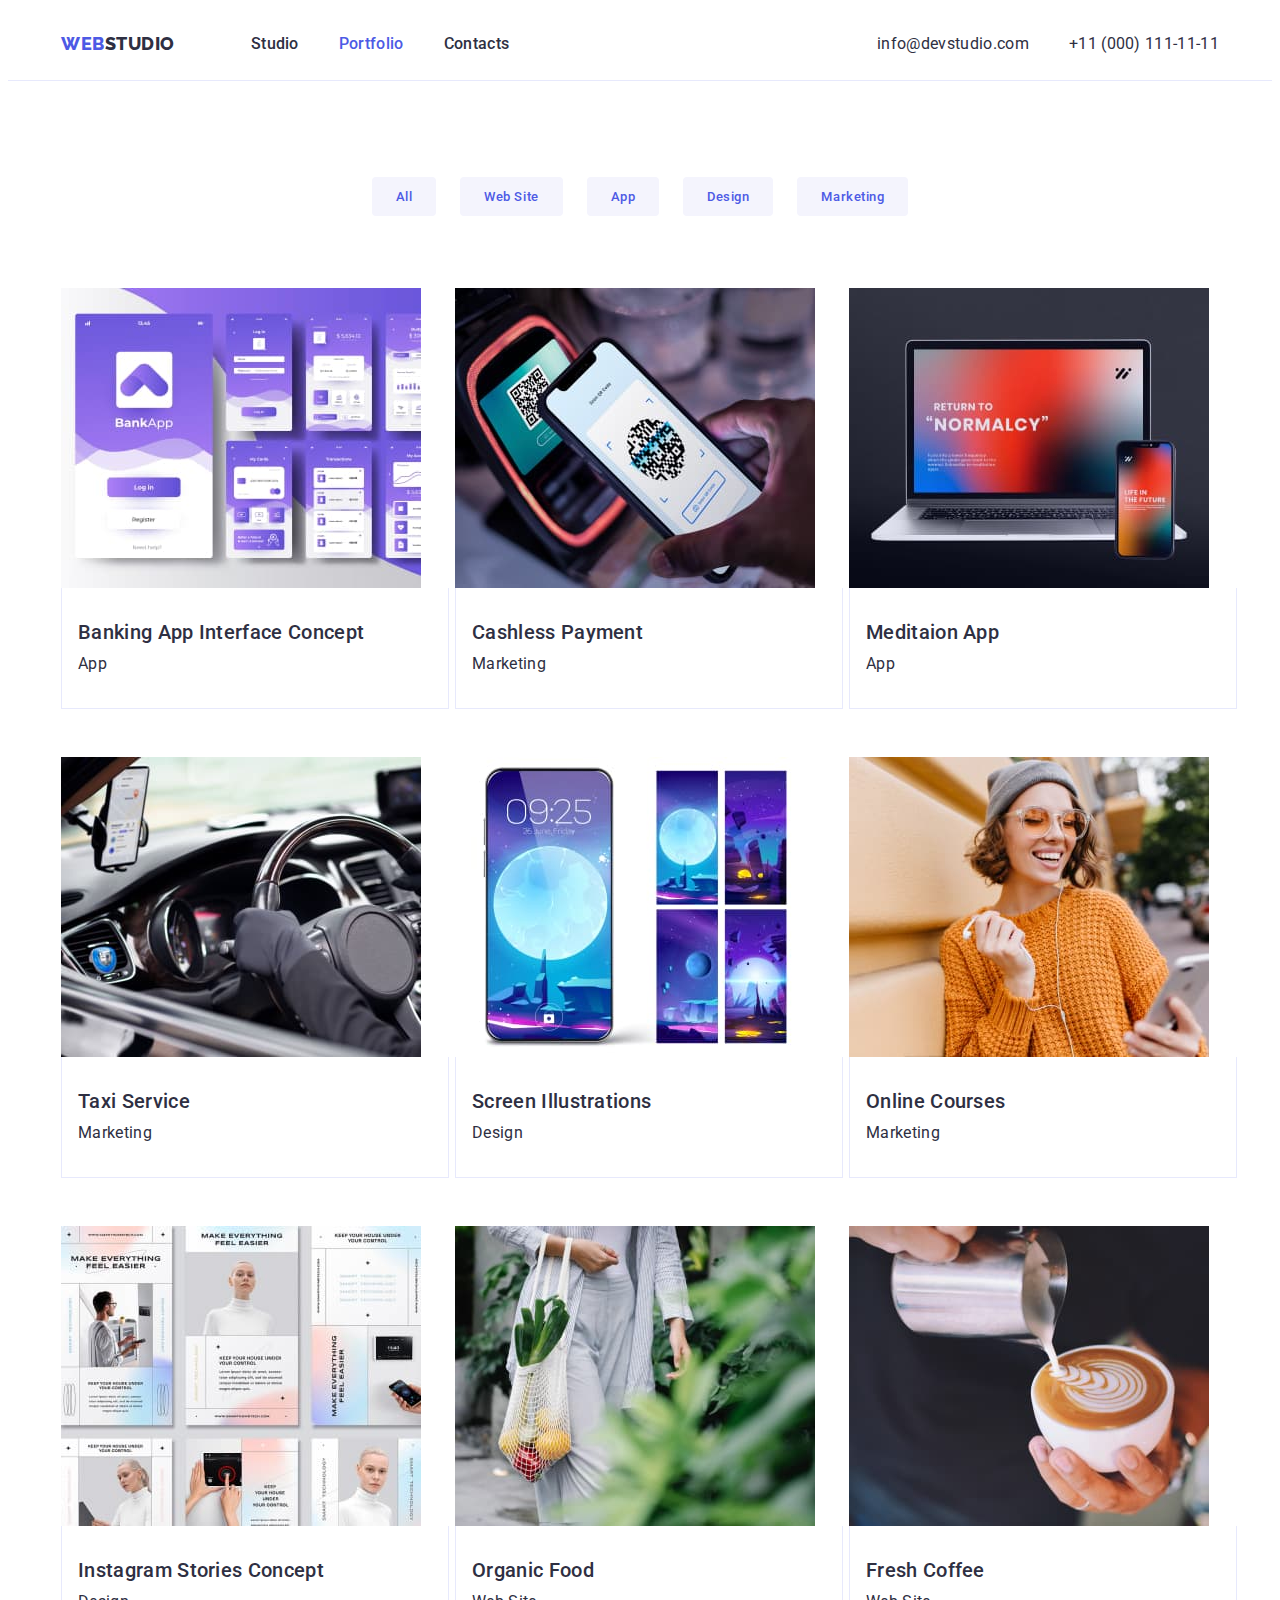
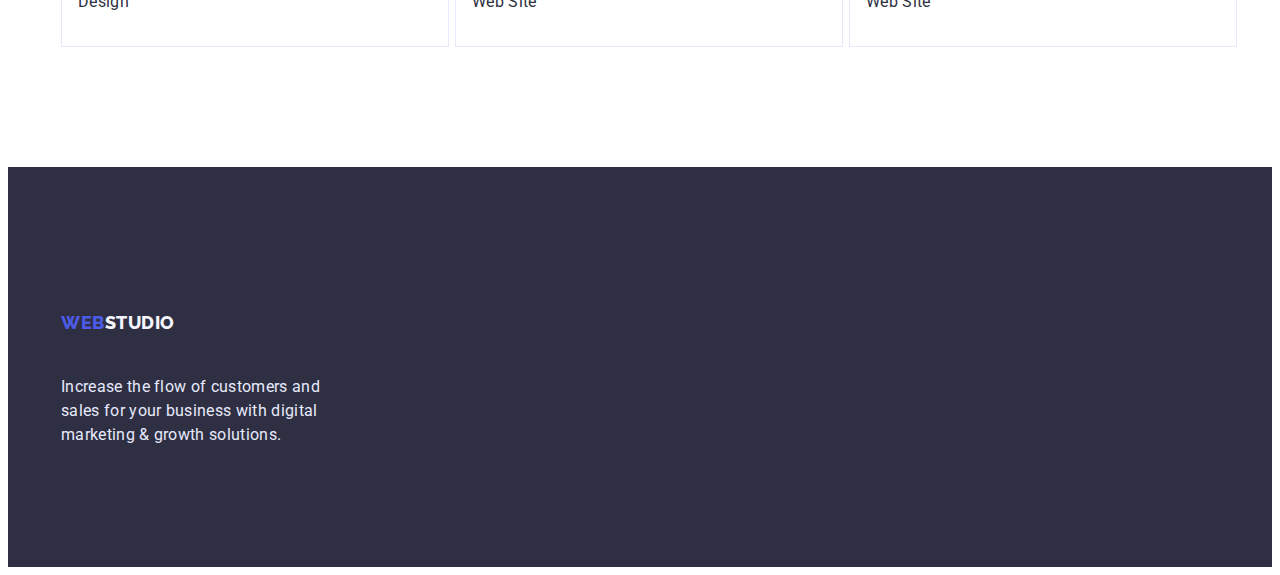
<file: portfolio.html>
<!DOCTYPE html>
<html lang="en">
  <head>
    <meta charset="UTF-8" />
    <meta http-equiv="X-UA-Compatible" content="IE=edge" />
    <meta name="viewport" content="width=device-width, initial-scale=1.0" />
    <title>Document</title>
    <link rel="preconnect" href="https://fonts.googleapis.com" />
    <link rel="preconnect" href="https://fonts.gstatic.com" crossorigin />
    <link rel="preconnect" href="https://fonts.googleapis.com" />
    <link rel="preconnect" href="https://fonts.gstatic.com" crossorigin />
    <link
      href="https://fonts.googleapis.com/css2?family=Raleway:wght@800&family=Roboto:wght@400;500;700;900&display=swap"
      rel="stylesheet"
    />
    <link
      rel="stylesheet"
      href="https://cdnjs.cloudflare.com/ajax/libs/modern-normalize/1.1.0/modern-normalize.min.css"
      integrity="sha512-wpPYUAdjBVSE4KJnH1VR1HeZfpl1ub8YT/NKx4PuQ5NmX2tKuGu6U/JRp5y+Y8XG2tV+wKQpNHVUX03MfMFn9Q=="
      crossorigin="anonymous"
      referrerpolicy="no-referrer"
    />

    <link rel="stylesheet" href="./css/styles.css" />
  </head>
  <body>
    <header class="header section">
      <div class="container nav-main">
        <!--navigation in header-->
        <nav class="header-navigation nav">
          <a href="./index.html" class="logo"
            ><span class="logo-first-part">Web</span
            ><span class="logo-second-part-header">Studio</span></a
          >
          <ul class="header-site-navigation-list list">
            <li class="header-site-navigation-item">
              <a href="./index.html" class="header-site-navigation-link link"
                >Studio</a
              >
            </li>
            <li class="header-site-navigation-item">
              <a
                href="./portfolio.html"
                class="header-site-navigation-link current link"
                >Portfolio</a
              >
            </li>
            <li class="header-site-navigation-item">
              <a href="" class="header-site-navigation-link link">Contacts</a>
            </li>
          </ul>
        </nav>

        <address class="address-item">
          <ul class="header-address-navigation-list list">
            <li class="header-address-navigation-item">
              <a
                href="mailto:info@devstudio.com"
                class="header-address-navigation-link link"
                >info@devstudio.com</a
              >
            </li>
            <li class="header-address-navigation-item">
              <a
                href="tel:+110001111111"
                class="header-address-navigation-link link"
                >+11 (000) 111-11-11</a
              >
            </li>
          </ul>
        </address>
      </div>
    </header>

    <!--Main part-->
    <main>
      <section class="portfolio section">
        <div class="container">
          <!--Временный заголовок-->
          <h1 class="hidden">Portfolio navigation</h1>

          <ul class="portfolio-navigation-list list">
            <li class="portfolio-navigation-item">
              <button type="button" class="portfolio-button">All</button>
            </li>
            <li class="portfolio-navigation-item">
              <button type="button" class="portfolio-button">Web Site</button>
            </li>
            <li class="portfolio-navigation-item">
              <button type="button" class="portfolio-button">App</button>
            </li>
            <li class="portfolio-navigation-item">
              <button type="button" class="portfolio-button">Design</button>
            </li>
            <li class="portfolio-navigation-item">
              <button type="button" class="portfolio-button">Marketing</button>
            </li>
          </ul>

          <ul class="portfolio-list list">
            <li class="portfolio-item">
              <a href="" class="portfolio-item-link link">
                <img
                  src="./images/imgcard1.jpg"
                  alt="Banking App Interface Concept"
                  width="360"
                  height="300"
                  class="portfolio-item-photo"
                />
                <div class="portfolio-item-text">
                  <h2 class="portfolio-item-title caption">
                    Banking App Interface Concept
                  </h2>
                  <p class="portfolio-item-area">App</p>
                </div>
              </a>
            </li>
            <li class="portfolio-item">
              <a href="" class="portfolio-item-link link">
                <img
                  src="./images/imgcard2.jpg"
                  alt="Cashless Payment"
                  width="360"
                  height="300"
                  class="portfolio-item-photo"
                />
                <div class="portfolio-item-text">
                  <h2 class="portfolio-item-title caption">Cashless Payment</h2>
                  <p class="portfolio-item-area">Marketing</p>
                </div>
              </a>
            </li>
            <li class="portfolio-item">
              <a href="" class="portfolio-item-link link">
                <img
                  src="./images/imgcard3.jpg"
                  alt="Meditaion App"
                  width="360"
                  height="300"
                  class="portfolio-item-photo"
                />
                <div class="portfolio-item-text">
                  <h2 class="portfolio-item-title caption">Meditaion App</h2>
                  <p class="portfolio-item-area">App</p>
                </div>
              </a>
            </li>
            <li class="portfolio-item">
              <a href="" class="portfolio-item-link link">
                <img
                  src="./images/imgcard4.jpg"
                  alt="Taxi Service"
                  width="360"
                  height="300"
                  class="portfolio-item-photo"
                />
                <div class="portfolio-item-text">
                  <h2 class="portfolio-item-title caption">Taxi Service</h2>
                  <p class="portfolio-item-area">Marketing</p>
                </div>
              </a>
            </li>
            <li class="portfolio-item">
              <a href="" class="portfolio-item-link link">
                <img
                  src="./images/imgcard5.jpg"
                  alt="Screen Illustrations"
                  width="360"
                  height="300"
                  class="portfolio-item-photo"
                />
                <div class="portfolio-item-text">
                  <h2 class="portfolio-item-title caption">
                    Screen Illustrations
                  </h2>
                  <p class="portfolio-item-area">Design</p>
                </div>
              </a>
            </li>
            <li class="portfolio-item">
              <a href="" class="portfolio-item-link link">
                <img
                  src="./images/imgcard6.jpg"
                  alt="Online Courses"
                  width="360"
                  height="300"
                  class="portfolio-item-photo"
                />
                <div class="portfolio-item-text">
                  <h2 class="portfolio-item-title caption">Online Courses</h2>
                  <p class="portfolio-item-area">Marketing</p>
                </div>
              </a>
            </li>
            <li class="portfolio-item">
              <a href="" class="portfolio-item-link link">
                <img
                  src="./images/imgcard7.jpg"
                  alt="Instagram Stories Concept"
                  width="360"
                  height="300"
                  class="portfolio-item-photo"
                />
                <div class="portfolio-item-text">
                  <h2 class="portfolio-item-title caption">
                    Instagram Stories Concept
                  </h2>
                  <p class="portfolio-item-area">Design</p>
                </div>
              </a>
            </li>
            <li class="portfolio-item">
              <a href="" class="portfolio-item-link link">
                <img
                  src="./images/imgcard8.jpg"
                  alt="Organic Food"
                  width="360"
                  height="300"
                  class="portfolio-item-photo"
                />
                <div class="portfolio-item-text">
                  <h2 class="portfolio-item-title caption">Organic Food</h2>
                  <p class="portfolio-item-area">Web Site</p>
                </div>
              </a>
            </li>
            <li class="portfolio-item">
              <a href="" class="portfolio-item-link link">
                <img
                  src="./images/imgcard9.jpg"
                  alt="Fresh Coffee"
                  width="360"
                  height="300"
                  class="portfolio-item-photo"
                />
                <div class="portfolio-item-text">
                  <h2 class="portfolio-item-title caption">Fresh Coffee</h2>
                  <p class="portfolio-item-area">Web Site</p>
                </div>
              </a>
            </li>
          </ul>
        </div>
      </section>
    </main>

    <footer class="footer section">
      <div class="container">
        <div class="footer-container">
          <a href="./index.html" class="logo"
            ><span class="logo-first-part">Web</span
            ><span class="logo-second-part-footer">Studio</span></a
          >
          <p class="footer-text">
            Increase the flow of customers and sales for your business with
            digital marketing & growth solutions.
          </p>
        </div>
      </div>
    </footer>
  </body>
</html>
</file>
<file: css/styles.css>
/*html{
    box-sizing: border-box;
}
*,
*::before,
*::after{
    box-sizing:inherit;
}*/


:root {
  --primary-text-color:#434455;
  --title-text-color: #2E2F42;
  --accent-color: #4D5AE5;
  --portfolio-button-bg-color:#F4F4FD;
  --portfolio-button-bg-accent-color:#404BBF;
  --main-bg-color:#ffffff;
  --footer-text-portfolio-button-border: #E7E9FC;

}

body{
  background-color:var(--main-bg-color);
  color: var(--primary-text-color);
  font-family: 'Roboto', sans-serif;
  font-weight: 400;
  font-size: 16px;
  line-height: 1.5;
  letter-spacing: 0.02em;
}

p,
h1,
h2,
h3,
h4,
h5,
h6 {
  margin: 0;
}

ul{
  margin: 0;
  padding: 0;
}
img{
  display: block;
  margin: 0;
  padding: 0;
  max-width: 100%;
  height: auto;
}

.container{
  width: 1158px;
  /*1128+15*2*/
  padding-left: 15px;
  padding-right: 15px;
  margin: 0 auto;

  /*outline: 1px solid tomato;*/
}
.section{
  padding-top: 120px;
  padding-bottom: 120px;
}
.list{
  list-style: none;
  padding: 0;
}

.logo {
  display: block;
  padding: 24px 0;
  margin-right: 76px;
  font-family: 'Raleway', sans-serif;
  font-weight: 800;
  font-size: 18px;
  line-height: 1.33;
  text-transform: uppercase;
  letter-spacing: 0.03em;
}
.logo-first-part{
  color: var(--accent-color);  
}
.logo-second-part-header{
  color: var(--title-text-color);
}
.logo-second-part-footer{
  color: var(--portfolio-button-bg-color);
}

.caption,
.link{
  color:var(--title-text-color)
}

.header-site-navigation-link:hover,
.header-address-navigation-link:hover,
.logo:hover,
.header-site-navigation-link:focus,
.header-address-navigation-link:focus,
.logo:focus
{
  color: var(--accent-color);
}


      /*настройки кнопок*/
.button{
  min-width: 169px;
  height: 56px;
  display: inline-block;
  border-radius: 4px;
  border: 1px solid var(--accent-color);
  /*padding: 16px 32px;*/

  background-color: var(--accent-color);
  color: var(--main-bg-color);
  font-family: inherit;
  font-weight: 500;
  align-items: center;
  letter-spacing: 0.04em;
  cursor: pointer;
}
.portfolio-button {
  display: inline-block;
  border-radius: 4px;
  padding: 12px 24px;
  border: 1px solid var(--footer-text);
  background-color: var(--portfolio-button-bg-color);
  color: var(--accent-color);
  font-family: inherit;
  font-weight: 500;
  display: flex;
  align-items: center;
  text-align: center;
  letter-spacing: 0.04em;
  cursor: pointer;
}

.portfolio-button:hover,
.portfolio-button:focus,
.button:hover,
.button:focus {
  background-color: var(--portfolio-button-bg-accent-color);
  color: var(--main-bg-color);
}

.current {
  color: var(--accent-color);
}

.link,
.button,
.logo,
.portfolio-button {
  text-decoration: none;
}


      /*header*/
.header{
  padding-top: 0;
  padding-bottom: 0;
  border-bottom: 1px solid var(--footer-text-portfolio-button-border);
}

.nav-main{
  display: flex;
  margin-left: auto;
}
.nav{
  display: flex;
}

.header-site-navigation-list{
  display: flex;
}
.header-site-navigation-item {
  font-weight: 500;
}
.header-site-navigation-item:not(:last-child){
  margin-right: 40px;
}
.header-site-navigation-link{
  display: block;
  padding: 24px 0;
}

.header-address-navigation-list{
  display: flex;
  margin-left: auto;
}
.address-item {
  margin-left: auto;
}
.header-address-navigation-item:not(:last-child) {
  margin-right: 40px;
}
.header-address-navigation-item {
  font-style: normal;
}
.header-address-navigation-link{
  display: block;
  padding: 24px 0;
}

      /*hero*/
.hero{
  padding-top: 188px;
  padding-bottom: 188px;
  background-color: var(--title-text-color);
  text-align: center;
}
.hero-title{
  max-width: 494px;
  width: 100%;
  height: auto;
  margin-left: auto;
  margin-right: auto;
  margin-bottom: 48px;
  color: var(--main-bg-color);
  font-size: 56px;
  line-height: 1.07;
}


      /*skills*/
.skills-list{
  display: flex;
  
}
.skills-item:not(:last-child){
  margin-right: 24px;
}
.skills-item-title{
  width: 264px;
  margin-bottom: 8px;
  font-weight: 500;
  font-size: 20px;
  line-height: 1.2;
}



      /*examples*/
.examples{
  padding-top: 0;
}
.examples-list{
  display: flex;
}
.examples-item:not(:last-child) {
  margin-right: 24px;
}
.examples-title{
  margin-bottom: 72px;
  font-size: 36px;
  line-height: 1.11;
  text-align: center;
  text-transform: capitalize;
}


      /*team*/
.team {
  background-color: var(--portfolio-button-bg-color);
}
.team-title{
  margin-bottom: 72px;
  font-size: 36px;
  line-height: 1.11;
  text-align: center;
  text-transform: capitalize;
}
.team-list{
  display: flex;
  
}
.team-item{
  width: calc((100% - 72px) / 4);
  margin-right: 24px;
  display: flex;
  flex-direction: column;
  justify-content: center;
  align-items: center;    
  background-color: var(--main-bg-color);
  box-shadow: 0px 1px 6px rgba(46, 47, 66, 0.08), 0px 1px 1px rgba(46, 47, 66, 0.16), 0px 2px 1px rgba(46, 47, 66, 0.08);
  border-radius: 0px 0px 4px 4px;
}
.team-item:nth-last-child(1) {
  margin-right: 0;
}

.team-name{
  display: flex;
  flex-direction: column;
  justify-content: center;
  align-items: center;
  width: 100%;
  padding: 32px 16px;
}
.team-item-name{
  margin-bottom: 8px;
}


      /*footer*/
.footer {
 
  background-color: var(--title-text-color);
}
.footer-logo {
  display: block;
  padding: 0 0;
  margin-right: 76px;
  font-family: 'Raleway', sans-serif;
  font-weight: 800;
  font-size: 18px;
  line-height: 1.33;
  text-transform: uppercase;
  letter-spacing: 0.03em;

}
.footer-text{
  margin-top: 16px;
  color: var(--footer-text-portfolio-button-border);
}
.footer-container{

  margin: 0 auto 0 0;
  width: 264px;
}

      /*portfolio*/
.portfolio {
  padding-top: 96px;
}
.portfolio-navigation-list {
  display: flex;
  justify-content: center;
  margin-bottom: 72px;
}
.portfolio-navigation-item:not(:last-child) {
  margin-right: 24px;
}
.portfolio-list{
  display: flex;
  flex-wrap: wrap;
  row-gap: 48px;
  column-gap: 24px;    
}
.portfolio-item-photo {
  display: block;
}
.portfolio-item{
  flex-basis: calc((100% - 2 * 24px) / 3);
  /*width: 360px;*/
  /*margin-right: auto;*/
  display: flex;
  flex-direction: column;
  background: var(--main-bg-color);
}
/*.portfolio-item:nth-child(3n){
  margin-right: 0;
}*/

.portfolio-item-text{ 
  display: flex;  
  flex-direction: column;
  width: 100%;
  padding: 32px 0 32px 16px;
  background-color: var(--main-bg-color);
  border-right: 1px solid var(--footer-text-portfolio-button-border);
  border-left: 1px solid var(--footer-text-portfolio-button-border);
  border-bottom: 1px solid var(--footer-text-portfolio-button-border);
}
.portfolio-item-title {
  margin-bottom: 8px;
  font-weight: 500;
  font-size: 20px;
  line-height: 1.2;
}


.hidden {
  position: absolute;
  width: 1px;
  height: 1px;
  margin: -1px;
  border: 0;
  padding: 0;
  white-space: nowrap;
  clip-path: inset(100%);
  clip: rect(0 0 0 0);
  overflow: hidden;
}
</file>
